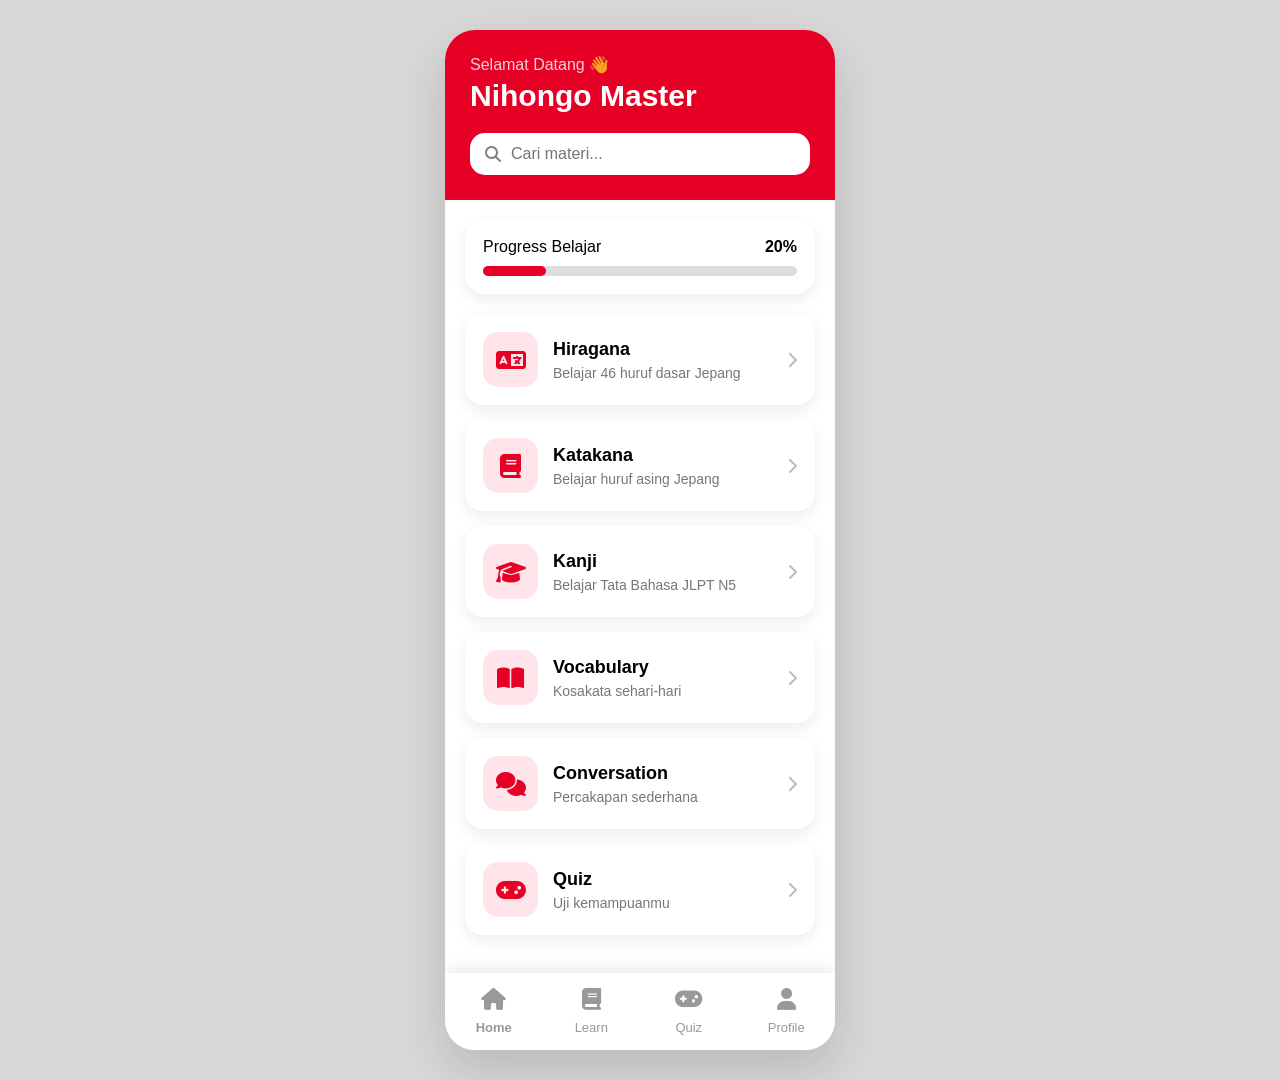
<file: index.html>
<!DOCTYPE html>
<html lang="id">

<head>
    <meta charset="UTF-8">
    <meta name="viewport" content="width=device-width, initial-scale=1.0">

    <title>Nihongo Master</title>

    <link rel="stylesheet" href="style.css">

    <link rel="stylesheet"
        href="https://cdnjs.cloudflare.com/ajax/libs/font-awesome/6.6.0/css/all.min.css">
</head>

<body>

    <div class="phone">

        <!-- Header -->
        <header>

            <div class="welcome">
                <p>Selamat Datang 👋</p>
                <h1>Nihongo Master</h1>
            </div>

            <div class="search-box">
                <i class="fa-solid fa-magnifying-glass"></i>
                <input type="text" placeholder="Cari materi...">
            </div>

        </header>

        <!-- Progress -->
        <section class="progress">

            <div class="progress-title">
                <span>Progress Belajar</span>
                <strong>20%</strong>
            </div>

            <div class="progress-bar">
                <div class="progress-fill"></div>
            </div>

        </section>

        <!-- Menu -->
        <main>

            <a href="hiragana.html" class="menu-link">
    <div class="card">
        <i class="fa-solid fa-language"></i>

        <div>
            <h3>Hiragana</h3>
            <p>Belajar 46 huruf dasar Jepang</p>
        </div>

        <i class="fa-solid fa-chevron-right arrow"></i>
    </div>
</a>

            <a href="katakana.html" class="menu-link">
    <div class="card">
        <i class="fa-solid fa-book"></i>

        <div>
            <h3>Katakana</h3>
            <p>Belajar huruf asing Jepang</p>
        </div>

        <i class="fa-solid fa-chevron-right arrow"></i>
    </div>
</a>

            <a href="grammar.html" class="menu-link">

<div class="card">

<i class="fa-solid fa-graduation-cap"></i>

<div>

<h3>Kanji</h3>

<p>Belajar Tata Bahasa JLPT N5</p>

</div>

<i class="fa-solid fa-chevron-right arrow"></i>

</div>

</a>

            <a href="vocabulary.html" class="menu-link">

    <div class="card">
        <i class="fa-solid fa-book-open"></i>

        <div>
            <h3>Vocabulary</h3>
            <p>Kosakata sehari-hari</p>
        </div>

        <i class="fa-solid fa-chevron-right arrow"></i>
    </div>

</a>
                
            <a href="conversation.html" class="menu-link">

    <div class="card">

        <i class="fa-solid fa-comments"></i>

        <div>
            <h3>Conversation</h3>
            <p>Percakapan sederhana</p>
        </div>

        <i class="fa-solid fa-chevron-right arrow"></i>

    </div>

</a>

            <a href="quiz.html" class="menu-link">

<div class="card">

<i class="fa-solid fa-gamepad"></i>

<div>
<h3>Quiz</h3>
<p>Uji kemampuanmu</p>
</div>

<i class="fa-solid fa-chevron-right arrow"></i>

</div>

</a>

        </main>

        <!-- Bottom Navigation -->

        <nav>

<a href="index.html" class="nav-link active">

<div>

<i class="fa-solid fa-house"></i>

<span>Home</span>

</div>

</a>

<a href="grammar.html" class="nav-link">

<div>

<i class="fa-solid fa-book"></i>

<span>Learn</span>

</div>

</a>

<a href="quiz.html" class="nav-link">

<div>

<i class="fa-solid fa-gamepad"></i>

<span>Quiz</span>

</div>

</a>

<a href="profile.html" class="nav-link">

<div>

<i class="fa-solid fa-user"></i>

<span>Profile</span>

</div>

</a>

</nav>

    </div>

</body>

</html>
</file>
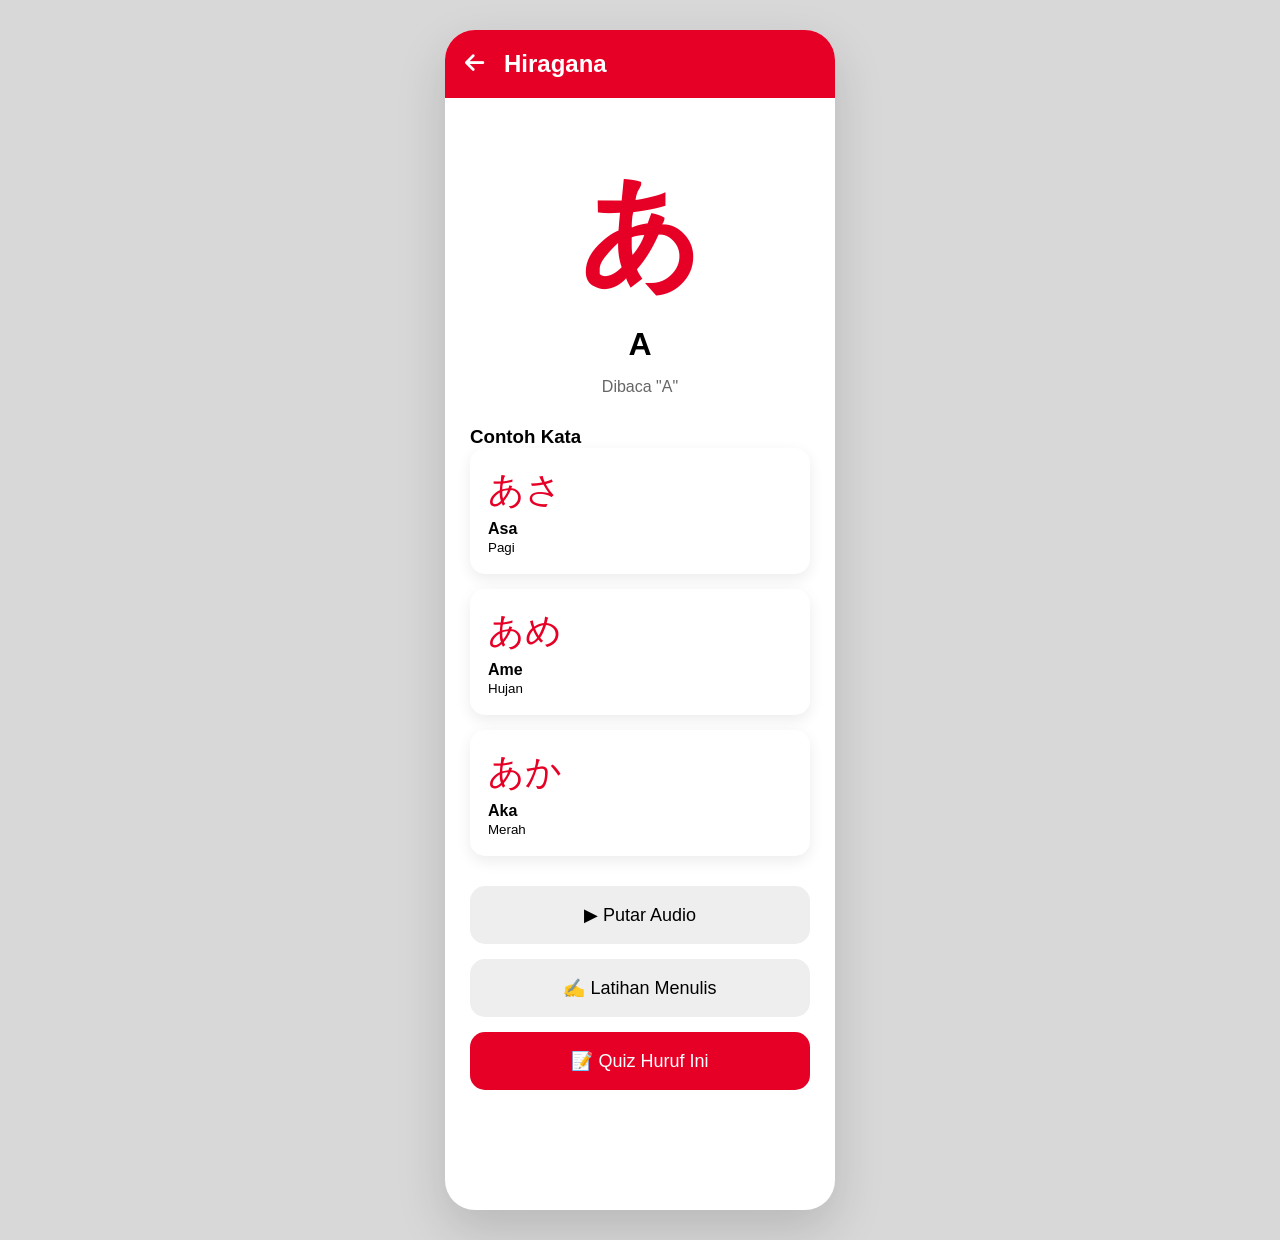
<file: a.html>
<!DOCTYPE html>
<html lang="id">

<head>

<meta charset="UTF-8">

<meta name="viewport"
content="width=device-width,initial-scale=1">

<title>あ</title>

<link rel="stylesheet" href="../../style.css">

<link rel="stylesheet"
href="https://cdnjs.cloudflare.com/ajax/libs/font-awesome/6.6.0/css/all.min.css">

</head>

<body>

<div class="phone">

<header class="detail-header">

<a href="../../hiragana.html">

<i class="fa-solid fa-arrow-left"></i>

</a>

<h2>Hiragana</h2>

</header>

<main class="detail">

<div class="big-kana">

あ

</div>

<h1>A</h1>

<p class="reading">

Dibaca "A"

</p>

<div class="example">

<h3>Contoh Kata</h3>

<div class="word">

<span>あさ</span>

<p>Asa</p>

<small>Pagi</small>

</div>

<div class="word">

<span>あめ</span>

<p>Ame</p>

<small>Hujan</small>

</div>

<div class="word">

<span>あか</span>

<p>Aka</p>

<small>Merah</small>

</div>

</div>

<button class="btn">

▶ Putar Audio

</button>

<button class="btn">

✍ Latihan Menulis

</button>

<button class="btn red">

📝 Quiz Huruf Ini

</button>

</main>

</div>

</body>

</html>
</file>
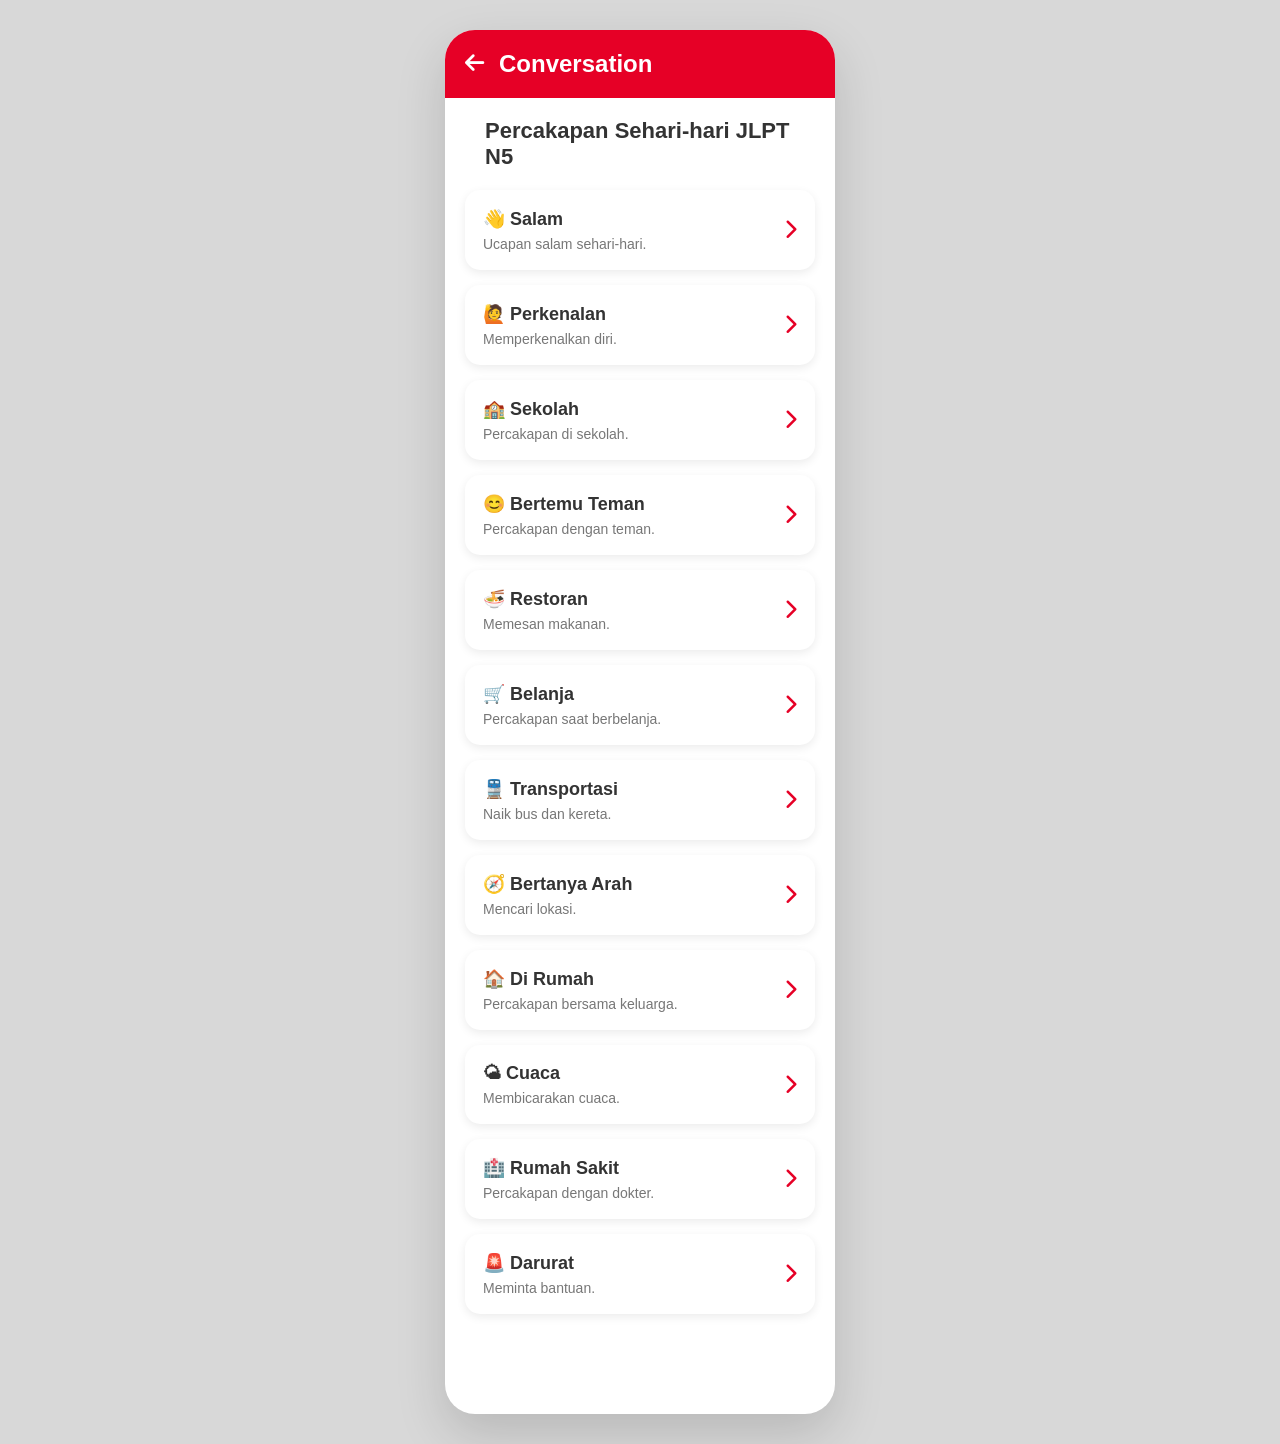
<file: conversation.html>
<!DOCTYPE html>
<html lang="id">

<head>

<meta charset="UTF-8">
<meta name="viewport" content="width=device-width, initial-scale=1.0">

<title>Conversation</title>

<link rel="stylesheet" href="style.css">

<link rel="stylesheet"
href="https://cdnjs.cloudflare.com/ajax/libs/font-awesome/6.6.0/css/all.min.css">

</head>

<body>

<div class="phone">

<header class="page-header">

<a href="index.html" class="back">
<i class="fa-solid fa-arrow-left"></i>
</a>

<h2>Conversation</h2>

</header>

<main>

<h3 class="section-title">
Percakapan Sehari-hari JLPT N5
</h3>

<div class="lesson-list">

<a href="conversation-detail.html?id=greeting" class="lesson-card">
<div>
<h3>👋 Salam</h3>
<p>Ucapan salam sehari-hari.</p>
</div>
<i class="fa-solid fa-chevron-right"></i>
</a>

<a href="conversation-detail.html?id=introduction" class="lesson-card">
<div>
<h3>🙋 Perkenalan</h3>
<p>Memperkenalkan diri.</p>
</div>
<i class="fa-solid fa-chevron-right"></i>
</a>

<a href="conversation-detail.html?id=school" class="lesson-card">
<div>
<h3>🏫 Sekolah</h3>
<p>Percakapan di sekolah.</p>
</div>
<i class="fa-solid fa-chevron-right"></i>
</a>

<a href="conversation-detail.html?id=friend" class="lesson-card">
<div>
<h3>😊 Bertemu Teman</h3>
<p>Percakapan dengan teman.</p>
</div>
<i class="fa-solid fa-chevron-right"></i>
</a>

<a href="conversation-detail.html?id=restaurant" class="lesson-card">
<div>
<h3>🍜 Restoran</h3>
<p>Memesan makanan.</p>
</div>
<i class="fa-solid fa-chevron-right"></i>
</a>

<a href="conversation-detail.html?id=shopping" class="lesson-card">
<div>
<h3>🛒 Belanja</h3>
<p>Percakapan saat berbelanja.</p>
</div>
<i class="fa-solid fa-chevron-right"></i>
</a>

<a href="conversation-detail.html?id=transportation" class="lesson-card">
<div>
<h3>🚆 Transportasi</h3>
<p>Naik bus dan kereta.</p>
</div>
<i class="fa-solid fa-chevron-right"></i>
</a>

<a href="conversation-detail.html?id=direction" class="lesson-card">
<div>
<h3>🧭 Bertanya Arah</h3>
<p>Mencari lokasi.</p>
</div>
<i class="fa-solid fa-chevron-right"></i>
</a>

<a href="conversation-detail.html?id=home" class="lesson-card">
<div>
<h3>🏠 Di Rumah</h3>
<p>Percakapan bersama keluarga.</p>
</div>
<i class="fa-solid fa-chevron-right"></i>
</a>

<a href="conversation-detail.html?id=weather" class="lesson-card">
<div>
<h3>🌤 Cuaca</h3>
<p>Membicarakan cuaca.</p>
</div>
<i class="fa-solid fa-chevron-right"></i>
</a>

<a href="conversation-detail.html?id=hospital" class="lesson-card">
<div>
<h3>🏥 Rumah Sakit</h3>
<p>Percakapan dengan dokter.</p>
</div>
<i class="fa-solid fa-chevron-right"></i>
</a>

<a href="conversation-detail.html?id=emergency" class="lesson-card">
<div>
<h3>🚨 Darurat</h3>
<p>Meminta bantuan.</p>
</div>
<i class="fa-solid fa-chevron-right"></i>
</a>

</div>

</main>

</div>

</body>

</html>
</file>
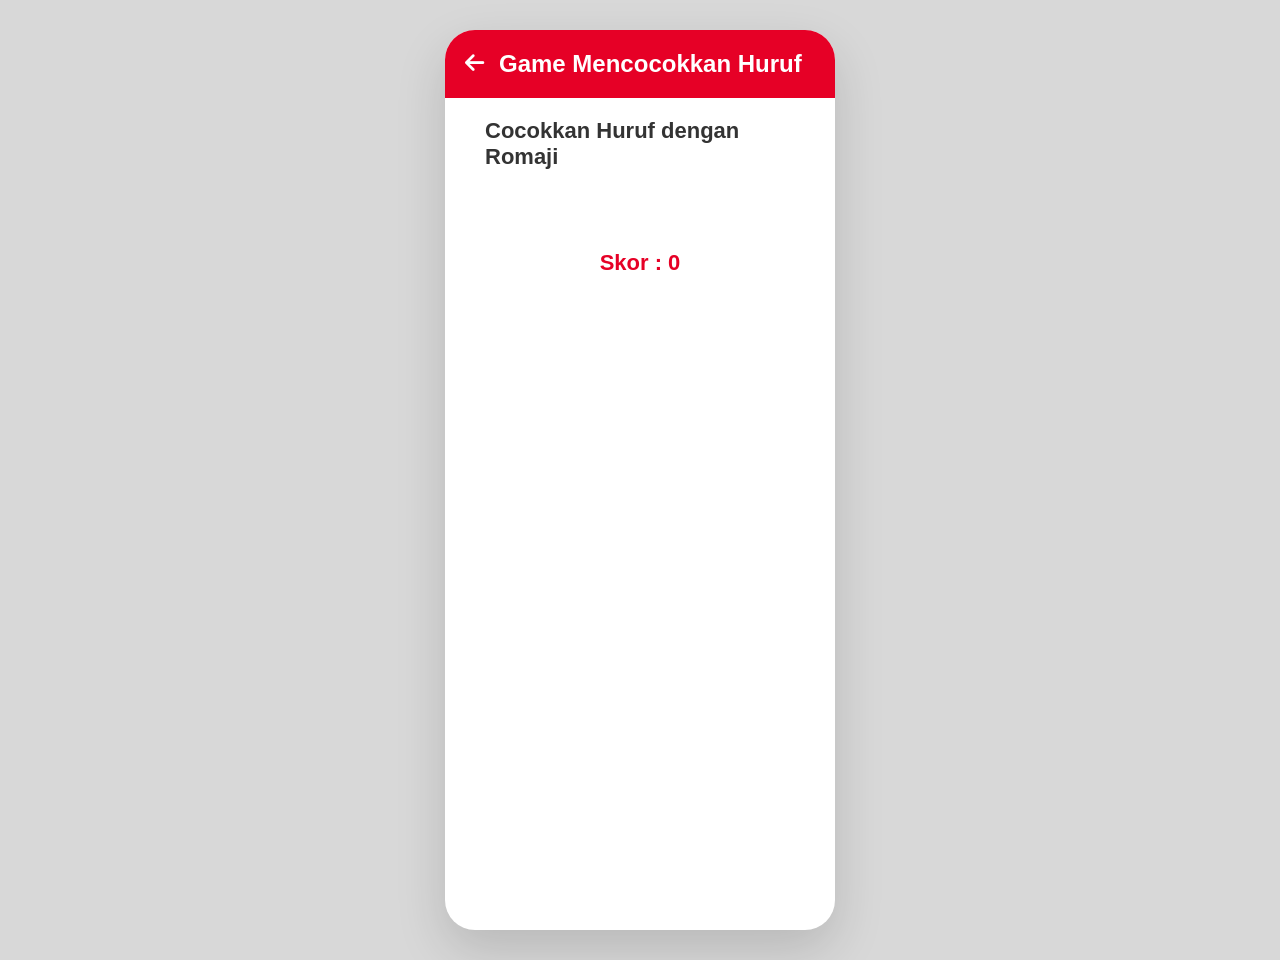
<file: game.html>
<!DOCTYPE html>
<html lang="id">

<head>

<meta charset="UTF-8">

<meta name="viewport" content="width=device-width, initial-scale=1.0">

<title>Game Kana</title>

<link rel="stylesheet" href="style.css">

<link rel="stylesheet"
href="https://cdnjs.cloudflare.com/ajax/libs/font-awesome/6.6.0/css/all.min.css">

</head>

<body>

<div class="phone">

<header class="page-header">

<a href="index.html" class="back">

<i class="fa-solid fa-arrow-left"></i>

</a>

<h2>Game Mencocokkan Huruf</h2>

</header>

<main>

<h3 class="section-title">

Cocokkan Huruf dengan Romaji

</h3>

<div id="gameBoard" class="game-grid"></div>

<p id="score" class="score">

Skor : 0

</p>

</main>

</div>

<script src="hiragana.js"></script>
<script src="game.js"></script>

</body>
</html>
</file>
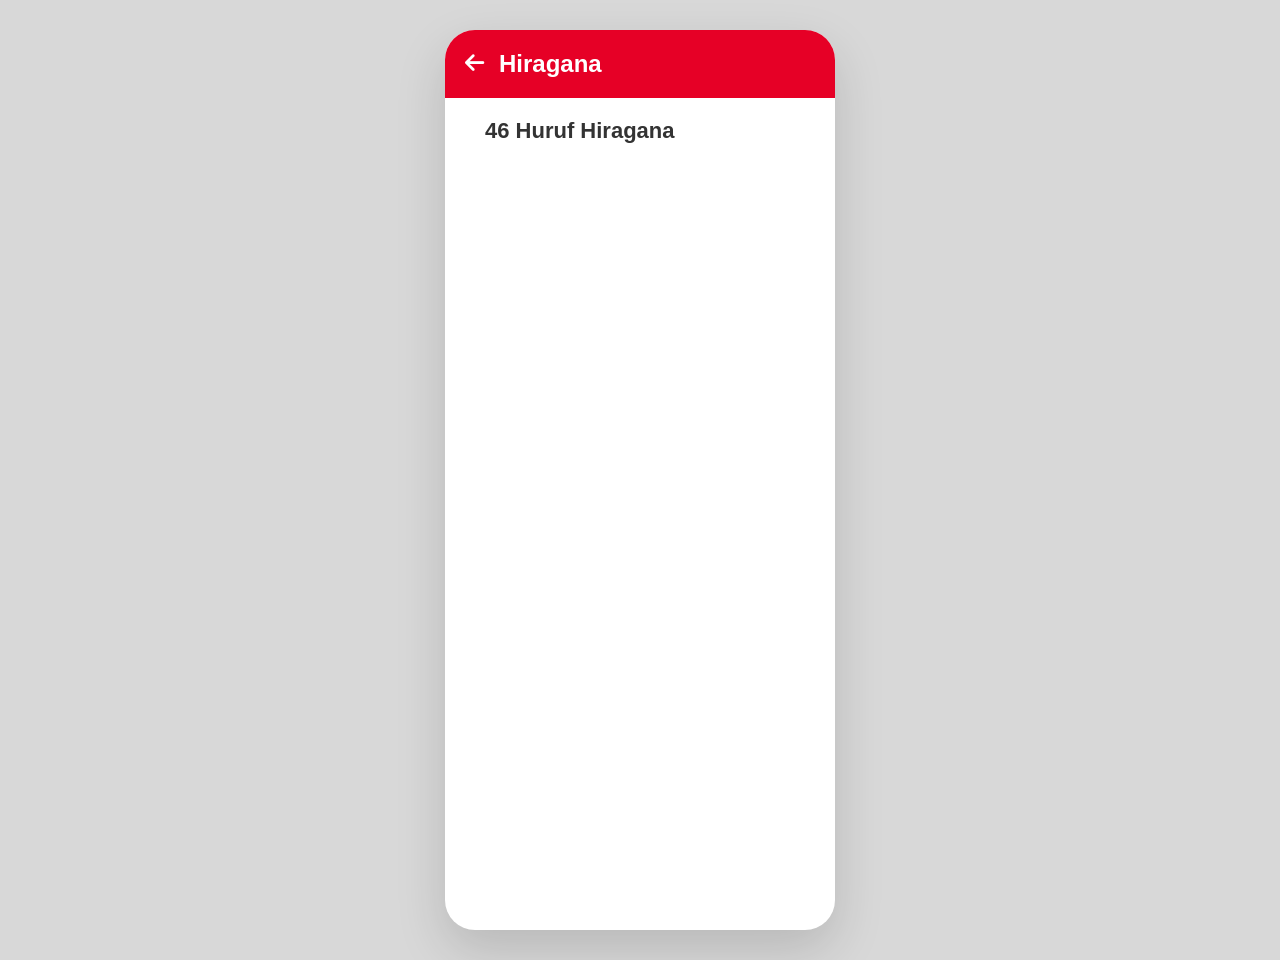
<file: hiragana.html>
<!DOCTYPE html>
<html lang="id">

<head>

    <meta charset="UTF-8">
    <meta name="viewport" content="width=device-width, initial-scale=1.0">

    <title>Belajar Hiragana</title>

    <link rel="stylesheet" href="style.css">

    <link rel="stylesheet"
        href="https://cdnjs.cloudflare.com/ajax/libs/font-awesome/6.6.0/css/all.min.css">

</head>

<body>

<div class="phone">

    <header class="page-header">

        <a href="index.html" class="back">
            <i class="fa-solid fa-arrow-left"></i>
        </a>

        <h2>Hiragana</h2>

    </header>

    <main>

        <h3 class="section-title">46 Huruf Hiragana</h3>

        <div id="hiraganaGrid" class="hiragana-grid">

            <!-- Semua huruf akan dibuat otomatis -->

        </div>

    </main>

</div>

<script src="hiragana.js"></script>
<script src="script.js"></script>

</body>
</html>
</file>
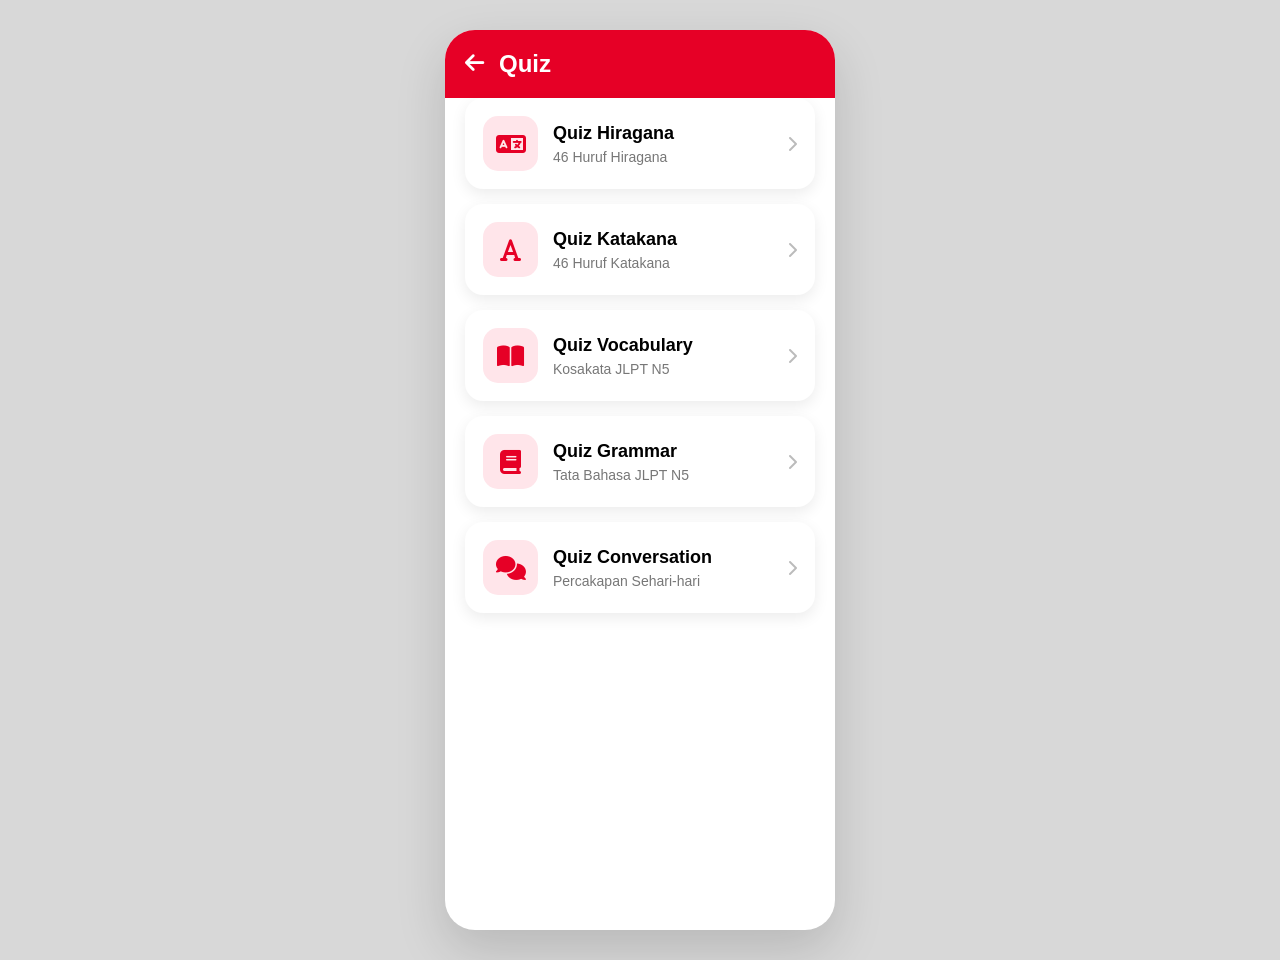
<file: quiz.html>
<!DOCTYPE html>
<html lang="id">

<head>

<meta charset="UTF-8">
<meta name="viewport" content="width=device-width, initial-scale=1">

<title>Quiz Nihongo Master</title>

<link rel="stylesheet" href="style.css">

<link rel="stylesheet"
href="https://cdnjs.cloudflare.com/ajax/libs/font-awesome/6.6.0/css/all.min.css">

</head>

<body>

<div class="phone">

<header class="page-header">

<a href="index.html" class="back">
<i class="fa-solid fa-arrow-left"></i>
</a>

<h2>Quiz</h2>

</header>

<main class="menu-page">

<a href="quiz-play.html?type=hiragana" class="menu-link">

<div class="card">

<i class="fa-solid fa-language"></i>

<div>

<h3>Quiz Hiragana</h3>

<p>46 Huruf Hiragana</p>

</div>

<i class="fa-solid fa-chevron-right arrow"></i>

</div>

</a>

<a href="quiz-play.html?type=katakana" class="menu-link">

<div class="card">

<i class="fa-solid fa-font"></i>

<div>

<h3>Quiz Katakana</h3>

<p>46 Huruf Katakana</p>

</div>

<i class="fa-solid fa-chevron-right arrow"></i>

</div>

</a>

<a href="quiz-play.html?type=vocabulary" class="menu-link">

<div class="card">

<i class="fa-solid fa-book-open"></i>

<div>

<h3>Quiz Vocabulary</h3>

<p>Kosakata JLPT N5</p>

</div>

<i class="fa-solid fa-chevron-right arrow"></i>

</div>

</a>

<a href="quiz-play.html?type=grammar" class="menu-link">

<div class="card">

<i class="fa-solid fa-book"></i>

<div>

<h3>Quiz Grammar</h3>

<p>Tata Bahasa JLPT N5</p>

</div>

<i class="fa-solid fa-chevron-right arrow"></i>

</div>

</a>

<a href="quiz-play.html?type=conversation" class="menu-link">

<div class="card">

<i class="fa-solid fa-comments"></i>

<div>

<h3>Quiz Conversation</h3>

<p>Percakapan Sehari-hari</p>

</div>

<i class="fa-solid fa-chevron-right arrow"></i>

</div>

</a>

</main>

</div>

</body>

</html>
</file>
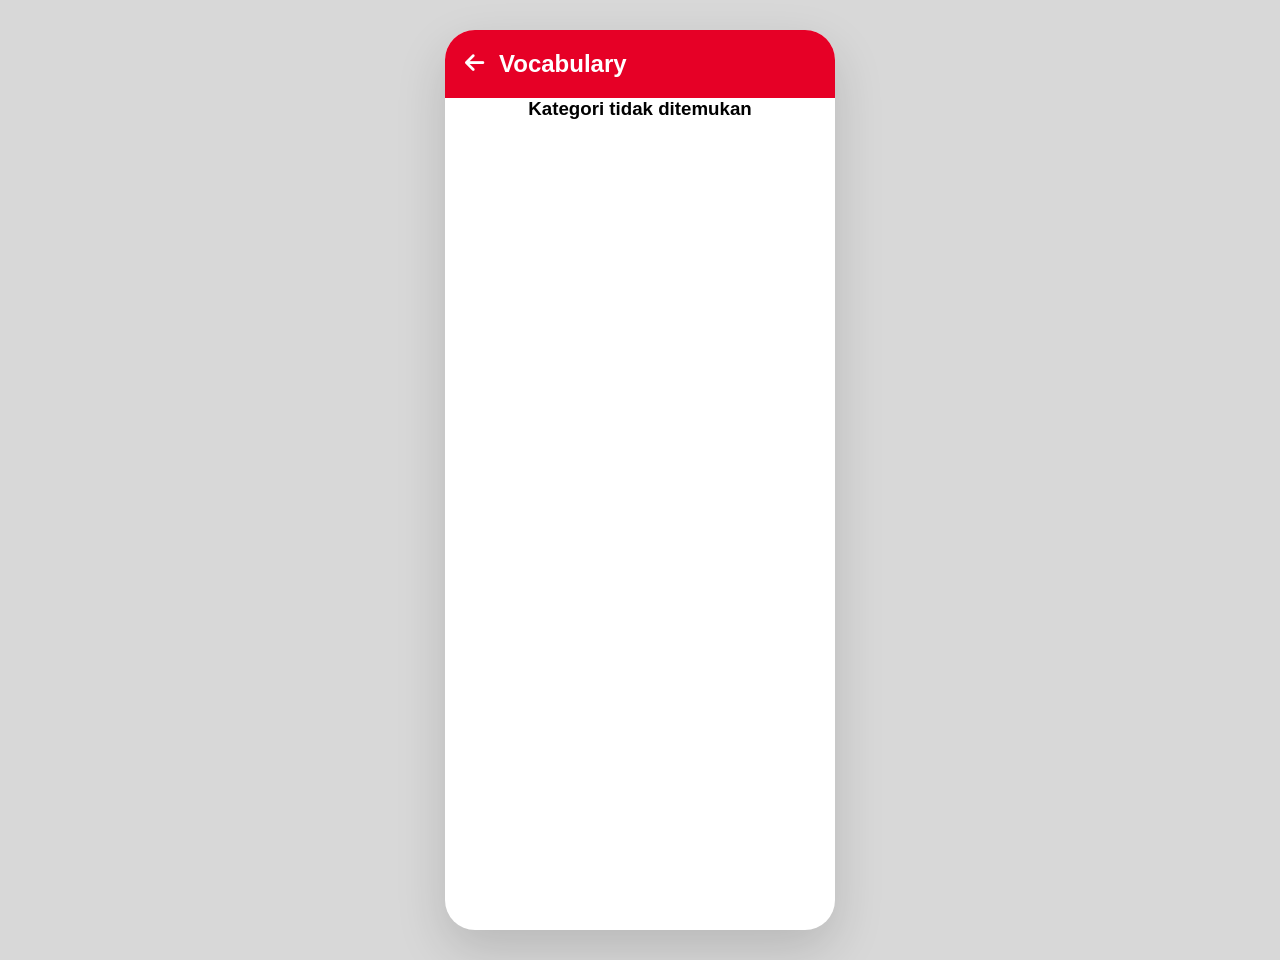
<file: vocabulary-detail.html>
<!DOCTYPE html>
<html lang="id">

<head>

<meta charset="UTF-8">
<meta name="viewport" content="width=device-width, initial-scale=1.0">

<title>Vocabulary</title>

<link rel="stylesheet" href="style.css">

<link rel="stylesheet"
href="https://cdnjs.cloudflare.com/ajax/libs/font-awesome/6.6.0/css/all.min.css">

</head>

<body>

<div class="phone">

<header class="page-header">

<a href="vocabulary.html" class="back">
<i class="fa-solid fa-arrow-left"></i>
</a>

<h2 id="judulKategori">Vocabulary</h2>

</header>

<main>

<div id="vocabularyList"></div>

</main>

</div>

<script>

const params = new URLSearchParams(window.location.search);

const kategori = params.get("kategori");

// Daftar file kategori
const files = {
    angka: "data/vocabulary/angka.js",
    warna: "data/vocabulary/warna.js",
    keluarga: "data/vocabulary/keluarga.js",
    makanan: "data/vocabulary/makanan.js",
    minuman: "data/vocabulary/minuman.js",
    hewan: "data/vocabulary/hewan.js",
    buah: "data/vocabulary/buah.js",
    sayuran: "data/vocabulary/sayuran.js",
    sekolah: "data/vocabulary/sekolah.js",
    transportasi: "data/vocabulary/transportasi.js",
    waktu: "data/vocabulary/waktu.js",
    cuaca: "data/vocabulary/cuaca.js",
    tubuh: "data/vocabulary/tubuh.js",
    rumah: "data/vocabulary/rumah.js",
    pakaian: "data/vocabulary/pakaian.js",
    pekerjaan: "data/vocabulary/pekerjaan.js"
};

if(files[kategori]){

    const script=document.createElement("script");

    script.src=files[kategori];

    script.onload=function(){

        let data;

        switch(kategori){

            case "angka": data=angka; break;
            case "warna": data=warna; break;
            case "keluarga": data=keluarga; break;
            case "makanan": data=makanan; break;
            case "minuman": data=minuman; break;
            case "hewan": data=hewan; break;
            case "buah": data=buah; break;
            case "sayuran": data=sayuran; break;
            case "sekolah": data=sekolah; break;
            case "transportasi": data=transportasi; break;
            case "waktu": data=waktu; break;
            case "cuaca": data=cuaca; break;
            case "tubuh": data=tubuh; break;
            case "rumah": data=rumah; break;
            case "pakaian": data=pakaian; break;
            case "pekerjaan": data=pekerjaan; break;
        }

        tampilkanData(data);

    }

    document.body.appendChild(script);

}else{

document.getElementById("vocabularyList").innerHTML="<h3 style='text-align:center'>Kategori tidak ditemukan</h3>";

}

function tampilkanData(data){

document.getElementById("judulKategori").innerHTML=data.nama;

const list=document.getElementById("vocabularyList");

list.innerHTML="";

data.data.forEach(item=>{

list.innerHTML+=`

<div class="word-card">

<div class="jp">${item.jp}</div>

<div class="romaji">${item.romaji}</div>

<div class="arti">${item.arti}</div>

</div>

`;

});

}

</script>

</body>
</html>
</file>
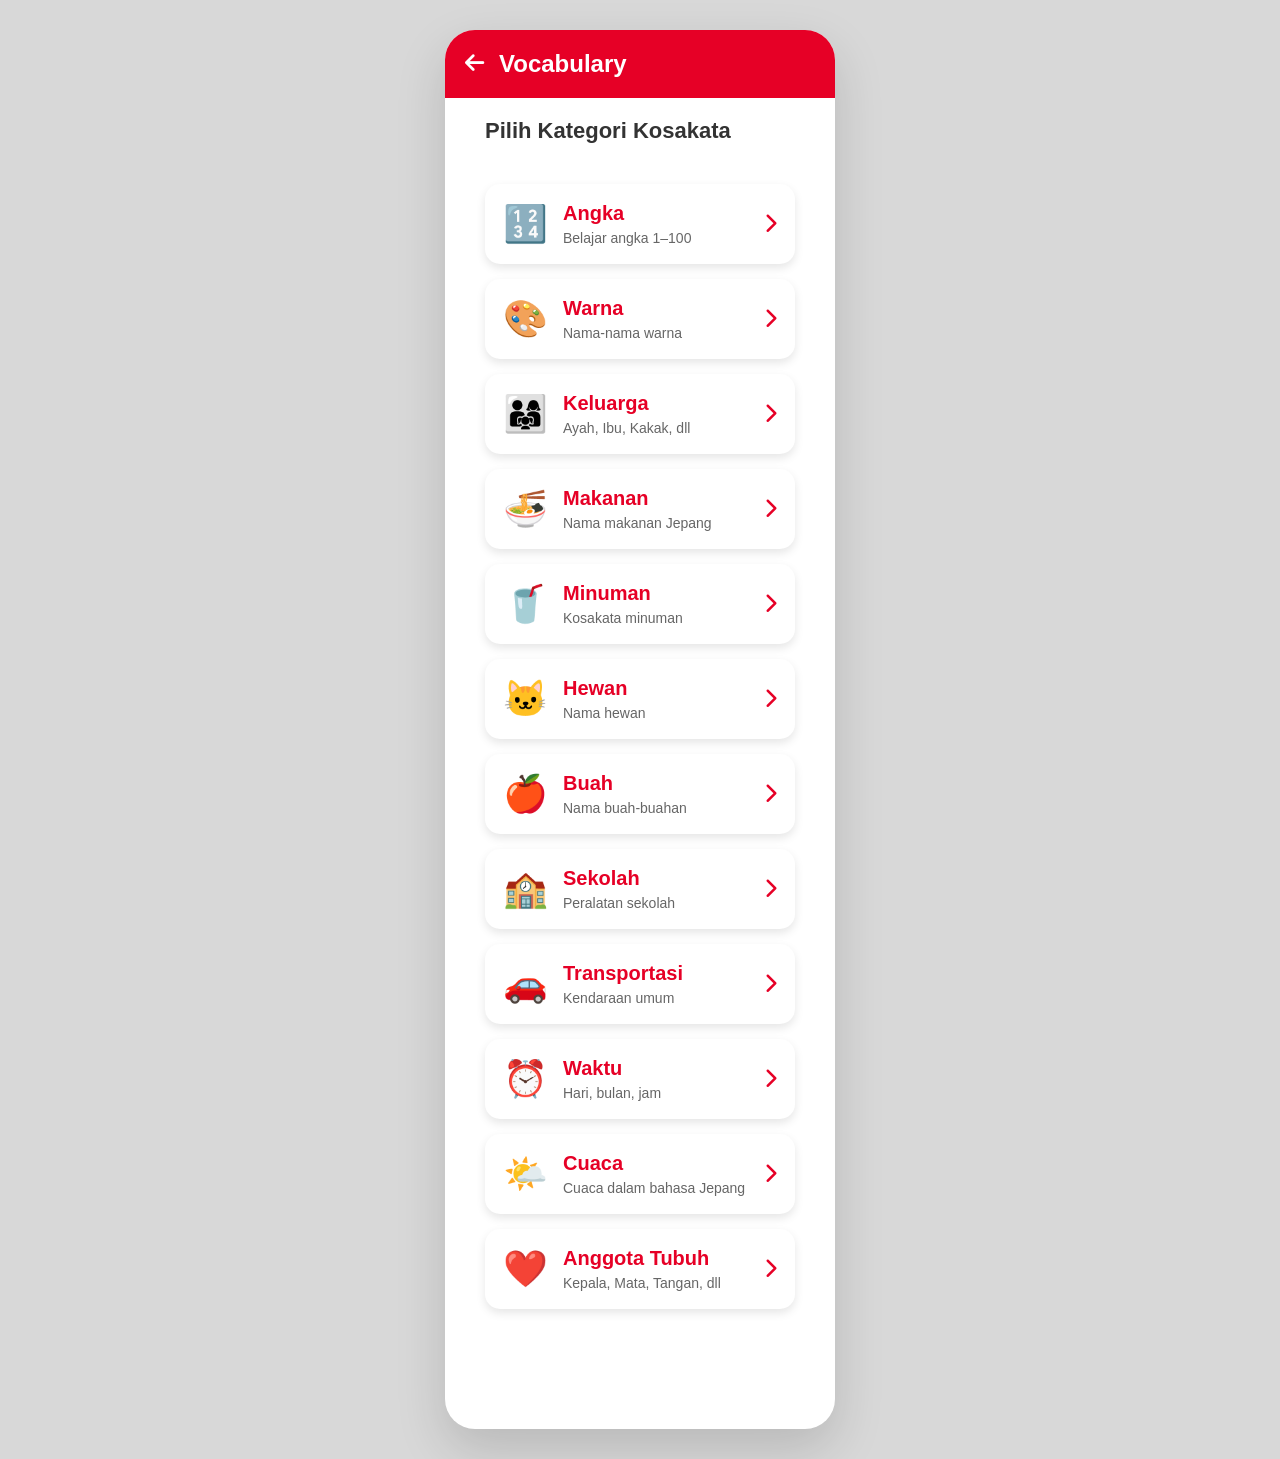
<file: vocabulary.html>
<!DOCTYPE html>
<html lang="id">

<head>
    <meta charset="UTF-8">
    <meta name="viewport" content="width=device-width, initial-scale=1.0">
    <title>Vocabulary - Nihongo Master</title>

    <link rel="stylesheet" href="style.css">

    <link rel="stylesheet"
        href="https://cdnjs.cloudflare.com/ajax/libs/font-awesome/6.6.0/css/all.min.css">
</head>

<body>

<div class="phone">

    <header class="page-header">

        <a href="index.html" class="back">
            <i class="fa-solid fa-arrow-left"></i>
        </a>

        <h2>Vocabulary</h2>

    </header>

    <main>

        <h3 class="section-title">
            Pilih Kategori Kosakata
        </h3>

        <div class="vocabulary-list">

            <a href="vocabulary-detail.html?kategori=angka" class="vocab-card">
                <div class="icon">🔢</div>
                <div class="text">
                    <h3>Angka</h3>
                    <p>Belajar angka 1–100</p>
                </div>
                <i class="fa-solid fa-chevron-right"></i>
            </a>

            <a href="vocabulary-detail.html?kategori=warna" class="vocab-card">
                <div class="icon">🎨</div>
                <div class="text">
                    <h3>Warna</h3>
                    <p>Nama-nama warna</p>
                </div>
                <i class="fa-solid fa-chevron-right"></i>
            </a>

            <a href="vocabulary-detail.html?kategori=keluarga" class="vocab-card">
                <div class="icon">👨‍👩‍👧</div>
                <div class="text">
                    <h3>Keluarga</h3>
                    <p>Ayah, Ibu, Kakak, dll</p>
                </div>
                <i class="fa-solid fa-chevron-right"></i>
            </a>

            <a href="vocabulary-detail.html?kategori=makanan" class="vocab-card">
                <div class="icon">🍜</div>
                <div class="text">
                    <h3>Makanan</h3>
                    <p>Nama makanan Jepang</p>
                </div>
                <i class="fa-solid fa-chevron-right"></i>
            </a>

            <a href="vocabulary-detail.html?kategori=minuman" class="vocab-card">
                <div class="icon">🥤</div>
                <div class="text">
                    <h3>Minuman</h3>
                    <p>Kosakata minuman</p>
                </div>
                <i class="fa-solid fa-chevron-right"></i>
            </a>

            <a href="vocabulary-detail.html?kategori=hewan" class="vocab-card">
                <div class="icon">🐱</div>
                <div class="text">
                    <h3>Hewan</h3>
                    <p>Nama hewan</p>
                </div>
                <i class="fa-solid fa-chevron-right"></i>
            </a>

            <a href="vocabulary-detail.html?kategori=buah" class="vocab-card">
                <div class="icon">🍎</div>
                <div class="text">
                    <h3>Buah</h3>
                    <p>Nama buah-buahan</p>
                </div>
                <i class="fa-solid fa-chevron-right"></i>
            </a>

            <a href="vocabulary-detail.html?kategori=sekolah" class="vocab-card">
                <div class="icon">🏫</div>
                <div class="text">
                    <h3>Sekolah</h3>
                    <p>Peralatan sekolah</p>
                </div>
                <i class="fa-solid fa-chevron-right"></i>
            </a>

            <a href="vocabulary-detail.html?kategori=transportasi" class="vocab-card">
                <div class="icon">🚗</div>
                <div class="text">
                    <h3>Transportasi</h3>
                    <p>Kendaraan umum</p>
                </div>
                <i class="fa-solid fa-chevron-right"></i>
            </a>

            <a href="vocabulary-detail.html?kategori=waktu" class="vocab-card">
                <div class="icon">⏰</div>
                <div class="text">
                    <h3>Waktu</h3>
                    <p>Hari, bulan, jam</p>
                </div>
                <i class="fa-solid fa-chevron-right"></i>
            </a>

            <a href="vocabulary-detail.html?kategori=cuaca" class="vocab-card">
                <div class="icon">🌤️</div>
                <div class="text">
                    <h3>Cuaca</h3>
                    <p>Cuaca dalam bahasa Jepang</p>
                </div>
                <i class="fa-solid fa-chevron-right"></i>
            </a>

            <a href="vocabulary-detail.html?kategori=tubuh" class="vocab-card">
                <div class="icon">❤️</div>
                <div class="text">
                    <h3>Anggota Tubuh</h3>
                    <p>Kepala, Mata, Tangan, dll</p>
                </div>
                <i class="fa-solid fa-chevron-right"></i>
            </a>

        </div>

    </main>

</div>

</body>
</html>
</file>
<file: style.css>
*{
    margin:0;
    padding:0;
    box-sizing:border-box;
    font-family:Arial, Helvetica, sans-serif;
}

body{

    background:#d8d8d8;

    display:flex;
    justify-content:center;
    align-items:flex-start;

    padding:30px;
}

.phone{

    width:390px;
    min-height:100vh;

    background:white;

    border-radius:30px;

    overflow:hidden;

    box-shadow:0 20px 50px rgba(0,0,0,.15);

    position:relative;
}

/* HEADER */

header{

    background:#E60026;

    padding:25px;

    color:white;

}

.welcome p{

    opacity:.8;

    margin-bottom:5px;

}

.welcome h1{

    font-size:30px;

}

.search-box{

    margin-top:20px;

    background:white;

    border-radius:15px;

    padding:12px 15px;

    display:flex;

    align-items:center;

    gap:10px;

}

.search-box input{

    border:none;

    outline:none;

    width:100%;

    font-size:16px;

}

.search-box i{

    color:gray;

}

/* Progress */

.progress{

    margin:20px;

    background:#fff;

    border-radius:20px;

    padding:18px;

    box-shadow:0 5px 15px rgba(0,0,0,.08);

}

.progress-title{

    display:flex;

    justify-content:space-between;

    margin-bottom:10px;

}

.progress-bar{

    width:100%;

    height:10px;

    background:#ddd;

    border-radius:50px;

}

.progress-fill{

    width:20%;

    height:100%;

    background:#E60026;

    border-radius:50px;

}

/* MAIN */

main{

    padding:0 20px 100px;

}

.card{

    background:white;

    border-radius:18px;

    margin-bottom:15px;

    padding:18px;

    display:flex;

    align-items:center;

    gap:15px;

    box-shadow:0 5px 15px rgba(0,0,0,.08);

    transition:.3s;

    cursor:pointer;

}

.card:hover{

    transform:translateY(-4px);

}

.card>i:first-child{

    width:55px;

    height:55px;

    background:#ffe5ea;

    color:#E60026;

    display:flex;

    align-items:center;

    justify-content:center;

    border-radius:15px;

    font-size:24px;

}

.card h3{

    font-size:18px;

}

.card p{

    color:#777;

    margin-top:5px;

    font-size:14px;

}

.arrow{

    margin-left:auto;

    color:#bbb;

}

/* NAVIGATION */

nav{

    position:absolute;

    bottom:0;

    left:0;

    right:0;

    background:white;

    display:flex;

    justify-content:space-around;

    padding:15px 0;

    box-shadow:0 -5px 15px rgba(0,0,0,.08);

}

nav div{

    display:flex;

    flex-direction:column;

    align-items:center;

    color:#999;

    font-size:13px;

    cursor:pointer;

}

nav i{

    font-size:22px;

    margin-bottom:5px;

}

.active{

    color:#E60026;

}

/* Mobile */

@media(max-width:420px){

body{

padding:0;

background:white;

}

.phone{

width:100%;

min-height:100vh;

border-radius:0;

box-shadow:none;

}

}

.page-header{

display:flex;
align-items:center;

gap:20px;

background:#E60026;

color:white;

padding:20px;

}

.back{

color:white;

font-size:22px;

text-decoration:none;

}

.hiragana-grid{

display:grid;

grid-template-columns:repeat(2,1fr);

gap:15px;

margin-top:20px;

}

.kana{

background:white;

border-radius:18px;

padding:25px;

text-align:center;

box-shadow:0 5px 15px rgba(0,0,0,.08);

cursor:pointer;

transition:.3s;

}

.kana:hover{

transform:scale(1.05);

}

.jp{

display:block;

font-size:55px;

margin-bottom:10px;

color:#E60026;

}

.romaji{

font-size:20px;

font-weight:bold;

}

.menu-link{
    text-decoration:none;
    color:inherit;
    display:block;
}

.section-title{
    margin:20px;
    font-size:22px;
    color:#333;
}

.hiragana-grid{
    display:grid;
    grid-template-columns:repeat(3,1fr);
    gap:15px;
    padding:0 20px 30px;
}

.kana{
    background:#fff;
    border-radius:18px;
    padding:20px 10px;
    text-align:center;
    box-shadow:0 4px 12px rgba(0,0,0,.08);
    transition:.25s;
    cursor:pointer;
}

.kana:hover{
    transform:translateY(-4px);
    background:#fff5f7;
}

.jp{
    display:block;
    font-size:42px;
    font-weight:bold;
    color:#E60026;
    margin-bottom:8px;
}

.romaji{
    display:block;
    font-size:16px;
    font-weight:bold;
    color:#555;
}
.detail{

padding:25px;

padding-bottom:120px;

}

.detail-header{

display:flex;

align-items:center;

gap:20px;

padding:20px;

background:#E60026;

color:white;

}

.detail-header a{

color:white;

font-size:22px;

text-decoration:none;

}

.big-kana{

font-size:120px;

text-align:center;

color:#E60026;

font-weight:bold;

margin:30px 0 10px;

}

.detail h1{

text-align:center;

}

.reading{

text-align:center;

color:#666;

margin:15px 0 30px;

}

.example{

margin-top:20px;

}

.word{

background:white;

padding:18px;

border-radius:15px;

box-shadow:0 5px 15px rgba(0,0,0,.08);

margin-bottom:15px;

}

.word span{

font-size:36px;

color:#E60026;

display:block;

}

.word p{

font-weight:bold;

margin-top:5px;

}

.btn{

width:100%;

padding:18px;

margin-top:15px;

border:none;

border-radius:15px;

background:#eee;

font-size:18px;

cursor:pointer;

}

.red{

background:#E60026;

color:white;

}
.kana-link{
    text-decoration:none;
    color:inherit;
}

.detail-page{
    padding:20px;
}

.detail-card{
    background:white;
    border-radius:20px;
    padding:25px;
    text-align:center;
    box-shadow:0 5px 15px rgba(0,0,0,.1);
    margin-bottom:20px;
}

.bigKana{
    font-size:100px;
    color:#E60026;
    margin-bottom:10px;
}

.example-card{
    background:white;
    border-radius:15px;
    padding:15px;
    margin-bottom:15px;
    box-shadow:0 3px 10px rgba(0,0,0,.08);
}

.example-card h4{
    font-size:30px;
    color:#E60026;
}

.example-card p{
    margin-top:5px;
}

/* ========================= */
/* DETAIL HIRAGANA */
/* ========================= */

.detail-page{

    padding:20px;

    padding-bottom:100px;

}

.detail-card{

    background:white;

    border-radius:20px;

    padding:25px;

    text-align:center;

    box-shadow:0 5px 15px rgba(0,0,0,.08);

}

.bigKana{

    font-size:110px;

    color:#E60026;

    font-weight:bold;

}

.detail-card h2{

    margin-top:10px;

    font-size:34px;

}

.detail-card p{

    color:#666;

    margin-top:10px;

}

.button-group{

    margin-top:25px;

}

.action-btn{

    width:100%;

    padding:16px;

    border:none;

    border-radius:15px;

    background:#f3f3f3;

    margin-bottom:12px;

    font-size:16px;

    cursor:pointer;

    transition:.3s;

}

.action-btn:hover{

    background:#E60026;

    color:white;

}

.quiz{

    background:#E60026;

    color:white;

}

.example-card{

    background:white;

    border-radius:15px;

    padding:18px;

    margin-top:15px;

    box-shadow:0 5px 15px rgba(0,0,0,.08);

}

.example-card h4{

    font-size:38px;

    color:#E60026;

}

.example-card strong{

    display:block;

    margin-top:8px;

}

.example-card p{

    margin-top:5px;

    color:#666;

}

.game-grid{

display:grid;

grid-template-columns:repeat(4,1fr);

gap:12px;

padding:20px;

}

.game-card{

height:90px;

background:white;

border-radius:15px;

box-shadow:0 3px 8px rgba(0,0,0,.15);

display:flex;

justify-content:center;

align-items:center;

font-size:30px;

font-weight:bold;

cursor:pointer;

transition:.3s;

}

.game-card:hover{

transform:scale(1.05);

}

.selected{

background:#FFD54F;

}

.matched{

background:#4CAF50;

color:white;

pointer-events:none;

}

.score{

text-align:center;

font-size:22px;

font-weight:bold;

margin-top:20px;

color:#E60026;

}

/* ===========================
   Vocabulary
=========================== */

.vocabulary-list{
    padding:20px;
    display:flex;
    flex-direction:column;
    gap:15px;
}

.vocab-card{
    display:flex;
    align-items:center;
    gap:15px;
    background:#fff;
    border-radius:15px;
    padding:18px;
    text-decoration:none;
    color:#333;
    box-shadow:0 4px 10px rgba(0,0,0,.1);
    transition:.25s;
}

.vocab-card:hover{
    transform:translateY(-3px);
    box-shadow:0 8px 20px rgba(0,0,0,.15);
}

.vocab-card .icon{
    font-size:36px;
}

.vocab-card .text{
    flex:1;
}

.vocab-card h3{
    margin-bottom:5px;
    color:#E60026;
    font-size:20px;
}

.vocab-card p{
    color:#666;
    font-size:14px;
}

.vocab-card i{
    color:#E60026;
    font-size:20px;
}

/* ===========================
   Vocabulary Detail
=========================== */

.word-card{

background:white;

padding:18px;

margin:15px 20px;

border-radius:18px;

box-shadow:0 4px 12px rgba(0,0,0,.12);

text-align:center;

transition:.3s;

}

.word-card:hover{

transform:translateY(-4px);

}

.jp{

font-size:42px;

font-weight:bold;

color:#E60026;

margin-bottom:10px;

}

.romaji{

font-size:22px;

font-weight:bold;

margin-bottom:8px;

}

.arti{

font-size:18px;

color:#666;

}

/* ========================= */
/* Grammar */
/* ========================= */

.page-header{

display:flex;
align-items:center;
gap:15px;

padding:20px;

background:#E60026;
color:white;

}

.back{

color:white;
font-size:22px;
text-decoration:none;

}

.grammar-header{

padding:20px;

}

.grammar-header h3{

margin-bottom:10px;
color:#E60026;

}

.grammar-header p{

color:#666;
line-height:1.6;

}

/* ========================= */
/* Grammar Detail */
/* ========================= */

.grammar-detail{

padding:20px;
padding-bottom:100px;

}

.detail-card{

background:#E60026;
color:white;

padding:25px;

border-radius:18px;

margin-bottom:20px;

text-align:center;

}

.detail-card h1{

font-size:30px;

margin-bottom:10px;

}

.detail-card p{

font-size:17px;

line-height:1.6;

}

.info-card{

background:white;

border-radius:15px;

padding:18px;

margin-bottom:18px;

box-shadow:0 3px 12px rgba(0,0,0,.08);

}

.info-card h3{

color:#E60026;

margin-bottom:15px;

}

.example-card{

padding:15px;

border-radius:12px;

background:#f8f8f8;

margin-bottom:15px;

}

.example-card h3{

font-size:24px;

margin-bottom:8px;

color:#222;

}

.example-card strong{

display:block;

color:#E60026;

margin-bottom:8px;

}

.example-card p{

color:#555;

}

.info-card ul{

padding-left:20px;

}

.info-card li{

margin-bottom:10px;

line-height:1.6;

}

.audio-btn{

width:45px;
height:45px;

border:none;

border-radius:50%;

background:#E60026;

color:white;

font-size:18px;

cursor:pointer;

margin-bottom:15px;

transition:.3s;

}

.audio-btn:hover{

transform:scale(1.1);

background:#c40021;

}

.lesson-list{
    display:flex;
    flex-direction:column;
    gap:15px;
    margin-top:20px;
}

.lesson-card{
    display:flex;
    justify-content:space-between;
    align-items:center;
    background:#fff;
    padding:18px;
    border-radius:15px;
    text-decoration:none;
    color:#333;
    box-shadow:0 3px 10px rgba(0,0,0,.08);
    transition:.3s;
}

.lesson-card:hover{
    transform:translateY(-3px);
}

.lesson-card h3{
    margin:0;
    font-size:18px;
}

.lesson-card p{
    margin-top:6px;
    color:#777;
    font-size:14px;
}

.lesson-card i:last-child{
    color:#E60026;
    font-size:20px;
}

.nav-link{
    text-decoration:none;
    color:inherit;
    flex:1;
}

nav{
    display:flex;
    justify-content:space-around;
    align-items:center;
}

nav .nav-link div{
    display:flex;
    flex-direction:column;
    align-items:center;
    gap:5px;
}

nav .active{
    color:#4CAF50;
    font-weight:bold;
}
</file>
